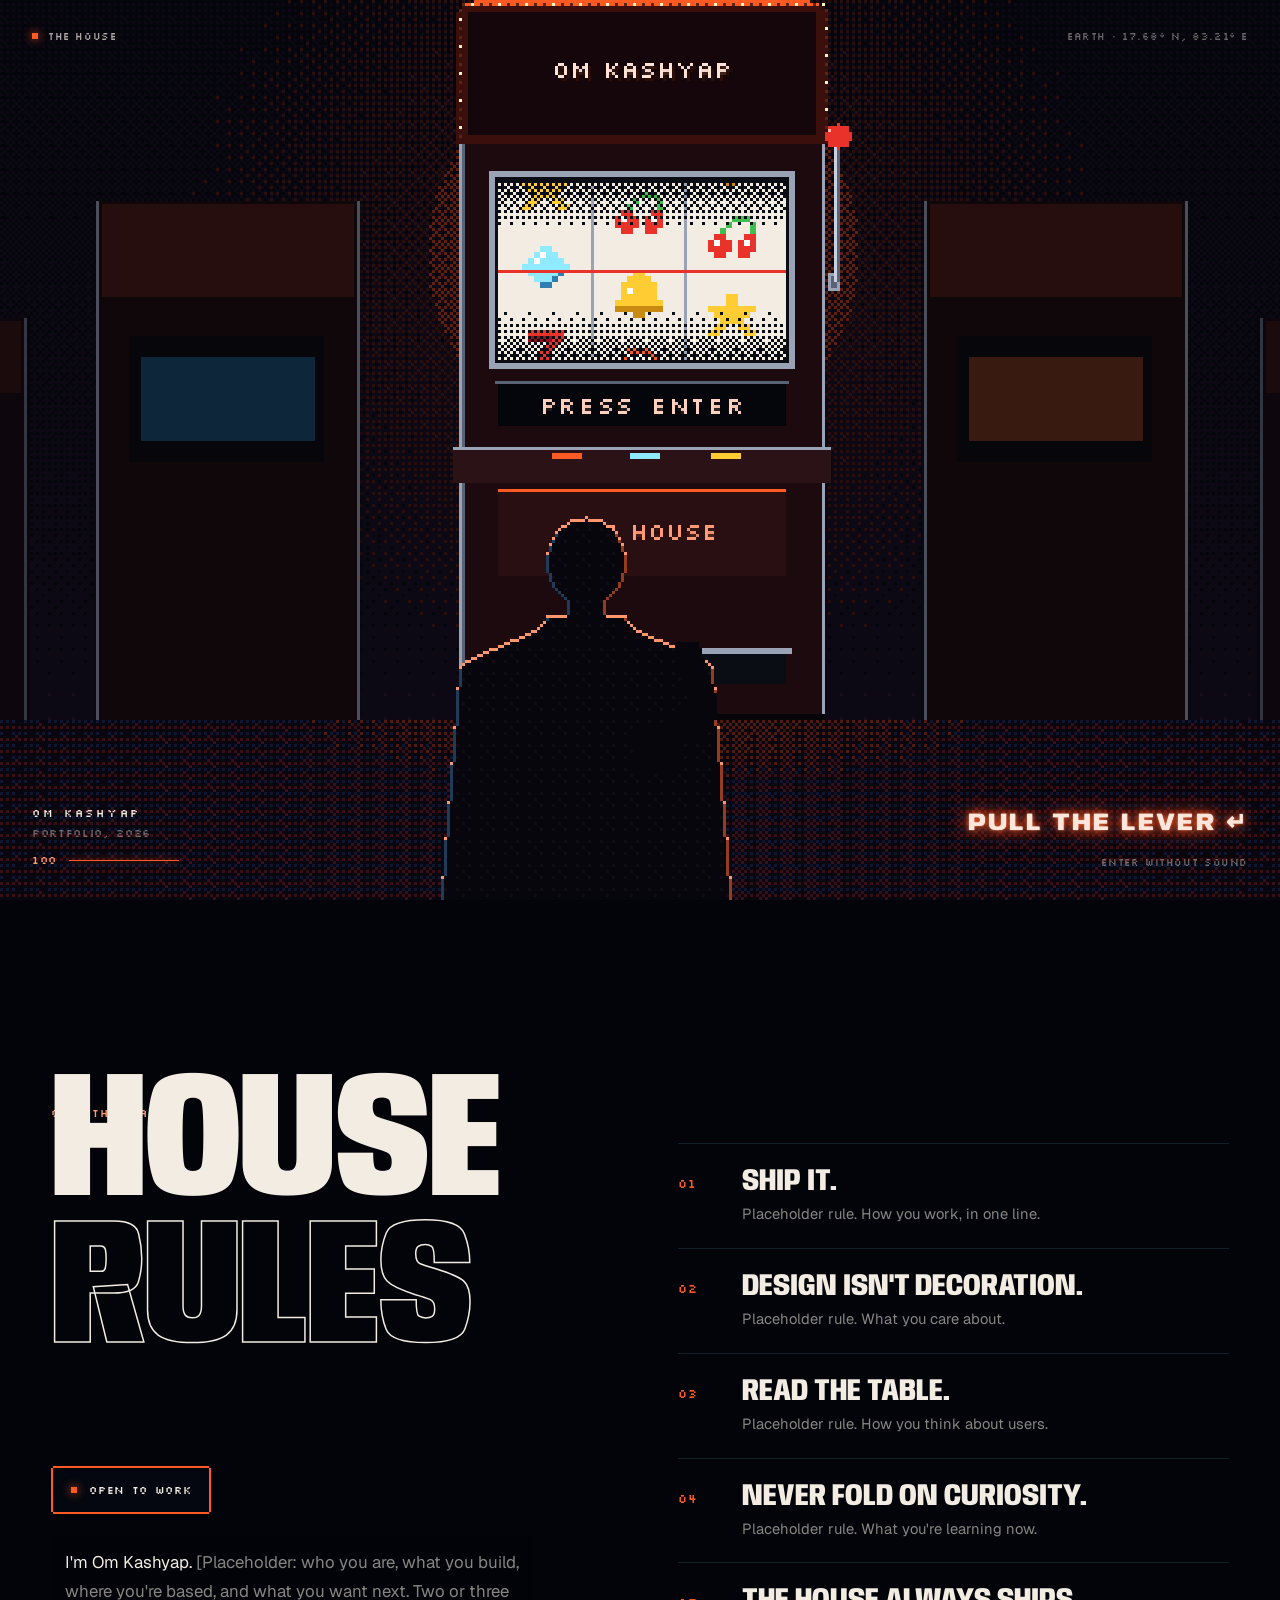
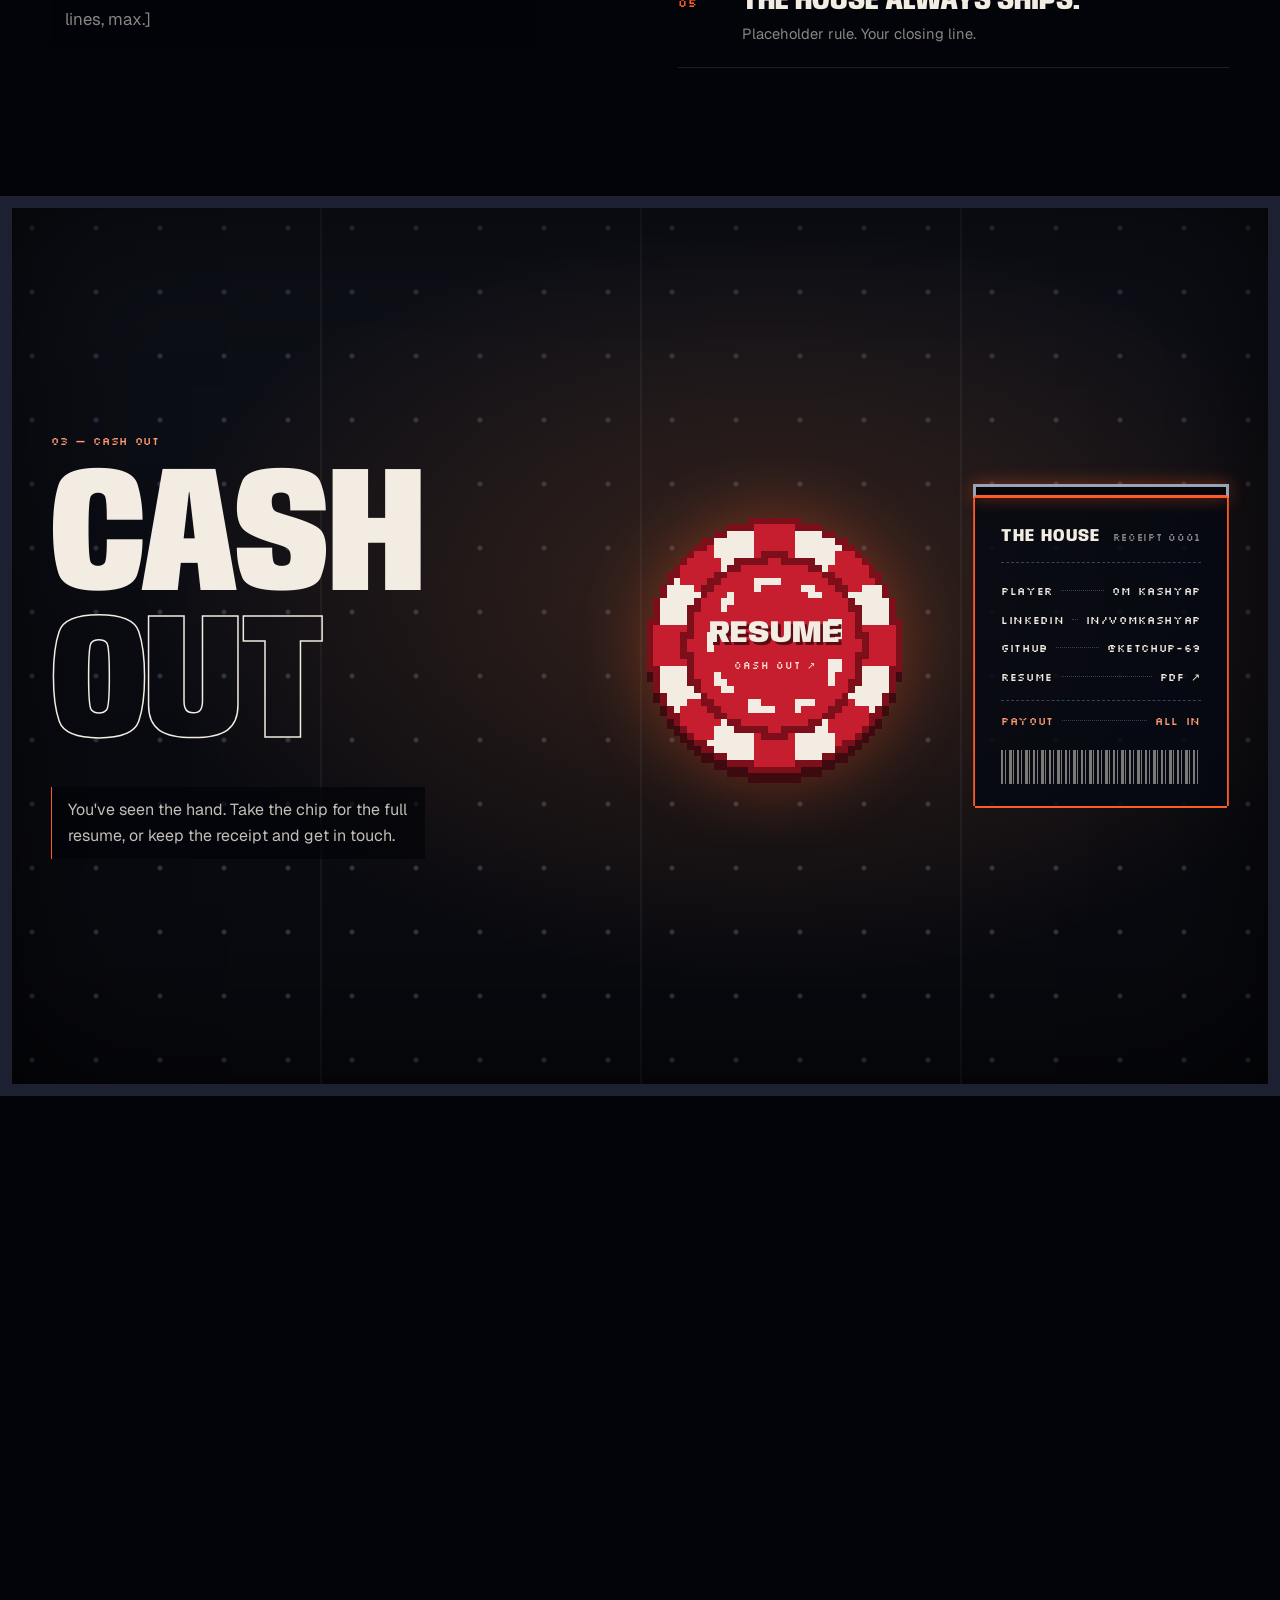
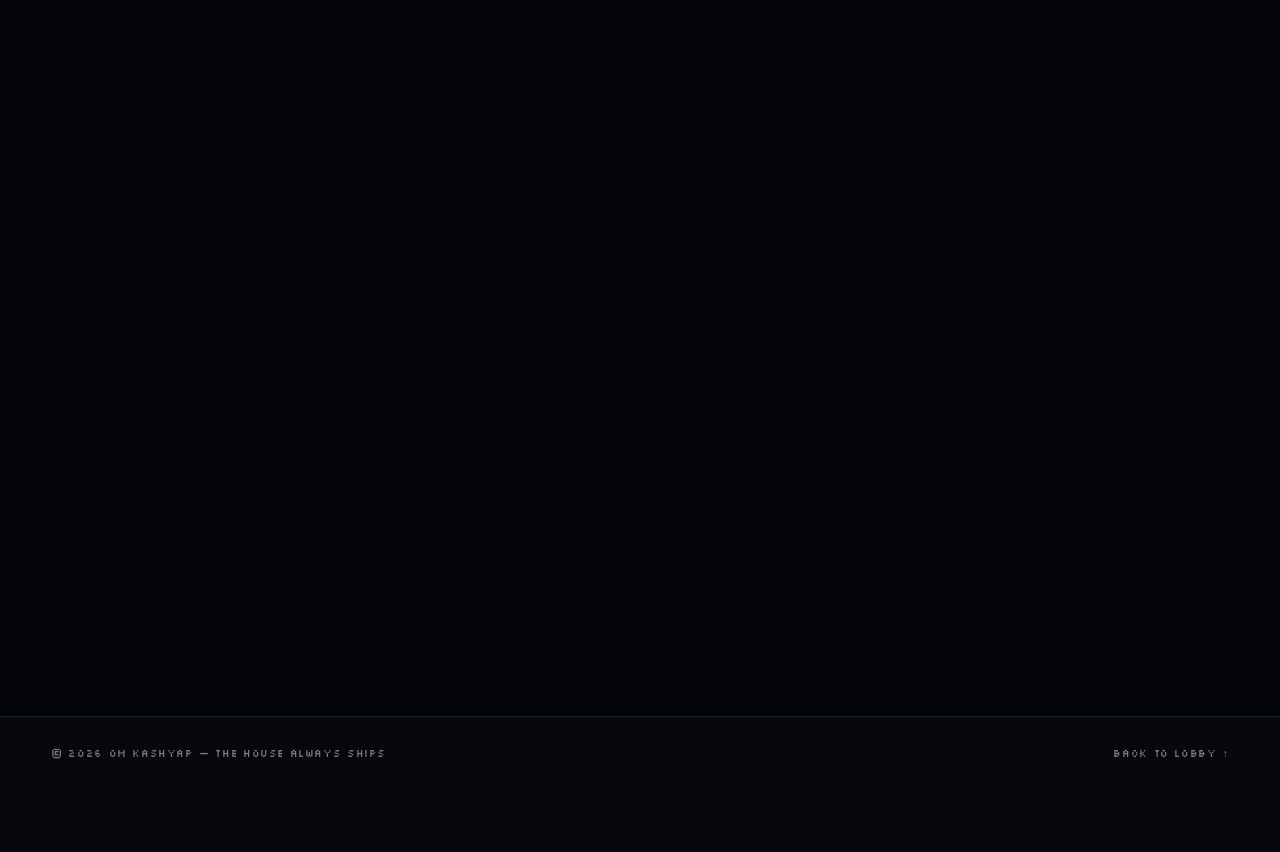
<file: index.html>
<!doctype html>
<html lang="en">
<head>
  <meta charset="utf-8" />
  <meta name="viewport" content="width=device-width, initial-scale=1" />
  <title>Om Kashyap — The House</title>
  <meta name="description" content="Om Kashyap — portfolio. Take a seat at the table." />
  <meta name="theme-color" content="#020409" />
  <meta property="og:title" content="Om Kashyap — The House" />
  <meta property="og:description" content="Take a seat at the table." />
  <link rel="icon" href="data:image/svg+xml,%3Csvg xmlns='http://www.w3.org/2000/svg' viewBox='0 0 32 32'%3E%3Cpath d='M16 2 28 9v14L16 30 4 23V9z' fill='%23020409' stroke='%23FF5A24' stroke-width='2.5'/%3E%3C/svg%3E" />
  <link rel="preconnect" href="https://fonts.googleapis.com" />
  <link rel="preconnect" href="https://fonts.gstatic.com" crossorigin />
  <link href="https://fonts.googleapis.com/css2?family=Anybody:wdth,wght@50..150,400..900&family=Geist:wght@300..700&family=Geist+Mono:wght@400;500&family=Silkscreen&display=swap" rel="stylesheet" />
  <link rel="stylesheet" href="styles.css" />
</head>
<body class="is-locked">
  <canvas id="scene" aria-hidden="true"></canvas>
  <div class="vignette" aria-hidden="true"></div>

  <!-- LOADER: the arcade on earth -->
  <div class="gate" id="gate" role="dialog" aria-label="Loading. Press enter to start">
    <canvas id="gateCanvas" aria-hidden="true"></canvas>
    <div class="g-hud">
      <p class="g-corner g-tl"><span class="g-dot"></span>The House</p>
      <p class="g-corner g-tr">Earth · 17.68° N, 83.21° E</p>
      <div class="g-placard">
        <p class="g-artist">Om Kashyap</p>
        <p class="g-sub">Portfolio, 2026</p>
        <p class="g-load"><span id="gateCount">000</span><span class="g-rule"><i id="gateBar"></i></span></p>
      </div>
      <div class="g-actions" id="gateActions">
        <button class="g-enter" id="gateEnter" type="button">Pull the lever <span aria-hidden="true">↵</span></button>
        <button class="g-silent" id="gateSilent" type="button">Enter without sound</button>
      </div>
    </div>
    <button class="g-skip" id="gateSkip" type="button" hidden>Skip</button>
  </div>

  <!-- CURSOR -->
  <canvas id="trail" aria-hidden="true"></canvas>
  <div class="cursor" id="cursor" aria-hidden="true"><i class="c-ring"></i><i class="c-dot"></i></div>

  <!-- NAV -->
  <header class="nav">
    <a class="brand" href="#lobby" aria-label="Om Kashyap, back to top">
      <svg class="hex" viewBox="0 0 32 32" aria-hidden="true"><path d="M16 2 28 9v14L16 30 4 23V9z" /></svg>
      <span>Om Kashyap</span>
    </a>
    <nav class="nav-links" aria-label="Sections">
      <a href="#rules"><span>01</span>House rules</a>
      <a href="#table"><span>02</span>The table</a>
      <a href="#cashout"><span>03</span>Cash out</a>
    </nav>
    <button class="sfx" id="sndToggle" type="button" aria-pressed="true" aria-label="Toggle interface sounds">
      <span class="sfx-bars" aria-hidden="true"><i></i><i></i><i></i></span>
      <span class="sfx-label">SFX</span>
    </button>
  </header>

  <!-- HUD: chapter -->
  <div class="chapter" aria-hidden="true"><span id="chapterNum">00</span><i></i><span id="chapterName">Lobby</span></div>

  <!-- MUSIC -->
  <aside class="music" id="music" aria-label="Music player">
    <div class="m-panel" id="mPanel" hidden>
      <div class="m-embed" id="mEmbed"></div>
      <ol class="m-list" id="mList"></ol>
    </div>
    <div class="m-bar">
      <button class="m-disc" id="mToggle" type="button" aria-expanded="false" aria-controls="mPanel" aria-label="Open player">
        <canvas class="m-chip" width="12" height="12" data-chip="acc" data-spin="1.2" aria-hidden="true"></canvas>
      </button>
      <a class="m-now" id="mNow" href="#" target="_blank" rel="noopener">
        <span class="m-label" id="mLabel">The House Mix</span>
        <span class="m-track"><span id="mTrack">Track one — Artist</span></span>
      </a>
      <button class="m-skip" id="mNext" type="button" aria-label="Next track">
        <svg viewBox="0 0 16 16" aria-hidden="true"><path d="M3 3l7 5-7 5zM11 3h2v10h-2z" /></svg>
      </button>
    </div>
  </aside>

  <main>
    <!-- 00 LOBBY -->
    <section class="hero" id="lobby" data-chapter="00" data-name="Lobby">
      <p class="label hero-label"><span class="pulse"></span>Portfolio — 2026</p>
      <h1 class="hero-name" aria-label="Om Kashyap">
        <span class="line" data-speed="-0.25"><span class="word w1" data-mouse="38">OM</span></span>
        <span class="line" data-speed="-0.12"><span class="word w2" data-mouse="18">KASHYAP</span></span>
      </h1>
      <div class="hero-foot" data-speed="0.08">
        <p class="hero-sub"><span data-site="title">Developer &amp; builder</span>. I build things and ship them. <span class="muted">[Placeholder line about what you're chasing.]</span></p>
        <div class="hero-cta">
          <a class="btn btn-primary" href="#table">Take a seat</a>
          <a class="btn" href="#" data-resume>Resume ↗</a>
        </div>
      </div>
      <div class="scroll-cue" aria-hidden="true"><i></i>Scroll</div>
    </section>

    <!-- 01 HOUSE RULES -->
    <section class="rules" id="rules" data-chapter="01" data-name="House rules">
      <div class="wrap rules-grid">
        <div class="rules-left">
          <p class="label">01 — The dealer</p>
          <h2 class="section-title" data-speed="-0.08"><span data-skew>HOUSE</span><br /><span class="stroke" data-skew>RULES</span></h2>
          <p class="status"><span class="pulse"></span>Open to work</p>
          <p class="about">I'm Om Kashyap. <span class="muted">[Placeholder: who you are, what you build, where you're based, and what you want next. Two or three lines, max.]</span></p>
        </div>
        <ol class="rule-list">
          <li><span class="num">01</span><div><h3>Ship it.</h3><p>Placeholder rule. How you work, in one line.</p></div></li>
          <li><span class="num">02</span><div><h3>Design isn't decoration.</h3><p>Placeholder rule. What you care about.</p></div></li>
          <li><span class="num">03</span><div><h3>Read the table.</h3><p>Placeholder rule. How you think about users.</p></div></li>
          <li><span class="num">04</span><div><h3>Never fold on curiosity.</h3><p>Placeholder rule. What you're learning now.</p></div></li>
          <li><span class="num">05</span><div><h3>The house always ships.</h3><p>Placeholder rule. Your closing line.</p></div></li>
        </ol>
      </div>

    </section>

    <!-- 02 + 03 THE FLOOR: one continuous camera — walk in, sit at the table (the table IS the page),
         stand, walk the slot corridor, cash out at the cage, through the vault -->
    <section class="floor" id="floor">
      <span class="anchor" id="table" data-chapter="02" data-name="The table"></span>
      <span class="anchor" id="cashout" data-chapter="03" data-name="Cash out"></span>
      <div class="floor-stage" id="floorStage">
        <div class="world" id="world"></div>

        <!-- THE TABLE (a real page, laid on a 3D table) -->
        <div class="plane table-plane" id="tablePlane">
          <div class="felt">
            <svg class="felt-print" viewBox="0 0 1000 260" aria-hidden="true">
              <defs><path id="feltArc" d="M 60 40 Q 500 300 940 40" /></defs>
              <text><textPath href="#feltArc" startOffset="50%" text-anchor="middle">THE HOUSE ALWAYS SHIPS · DEALER STANDS ON 17 · INSURANCE PAYS 2 TO 1</textPath></text>
            </svg>
            <header class="section-head">
              <p class="label">02 — The table</p>
              <h2 class="section-title"><span>THE</span> <span class="stroke">TABLE</span></h2>
              <div class="head-row">
                <p class="hint" id="tableHint"><span class="pulse"></span><span class="hint-text">Hover a card to turn it over.</span></p>
                <div class="table-actions">
                  <button class="btn btn-sm btn-primary" id="dealAll" type="button">Deal all</button>
                  <button class="btn btn-sm" id="reshuffle" type="button">Reshuffle</button>
                </div>
              </div>
            </header>
            <div class="chips" aria-hidden="true">
              <canvas class="pchip-sm" width="16" height="16" data-chip="red" data-spin="0.5" style="--x:3%;--y:30%;--s:64px" data-depth="2.6"></canvas>
              <canvas class="pchip-sm" width="14" height="14" data-chip="navy" data-spin="-0.4" style="--x:6%;--y:78%;--s:52px" data-depth="1.8"></canvas>
              <canvas class="pchip-sm" width="16" height="16" data-chip="acc" data-spin="0.35" style="--x:92%;--y:24%;--s:60px" data-depth="2.2"></canvas>
              <canvas class="pchip-sm" width="12" height="12" data-chip="cyan" data-spin="-0.6" style="--x:90%;--y:82%;--s:46px" data-depth="1.5"></canvas>
            </div>
            <div class="cards" id="cards"></div>
            <div class="spotlight" aria-hidden="true"></div>
            <div class="fullhouse" aria-live="polite"><span>Full house</span></div>
          </div>
        </div>

        <!-- THE CASH-OUT (revealed inside the vault) -->
        <div class="plane cash-plane" id="cashPlane">
          <div class="vault-room" aria-hidden="true"></div>
          <div class="wrap cash-grid" id="cashGrid">
            <div class="cash-copy">
              <p class="label">03 — Cash out</p>
              <h2 class="section-title"><span>CASH</span> <span class="stroke">OUT</span></h2>
              <p class="cash-sub">You've seen the hand. Take the chip for the full resume, or keep the receipt and get in touch.</p>
            </div>
            <a class="pchip" href="#" data-resume aria-label="Open resume">
              <canvas width="40" height="40" data-chip="red" data-spin="0.5" aria-hidden="true"></canvas>
              <span class="pchip-face"><b>Resume</b><small>Cash out ↗</small></span>
            </a>
            <div class="printer">
              <div class="printer-slot" aria-hidden="true"></div>
              <div class="ledger" id="receipt">
                <p class="l-head">The House <span>Receipt 0001</span></p>
                <div class="l-row"><span>Player</span><i></i><span data-site="name">Om Kashyap</span></div>
                <a class="l-row" data-link="linkedin" href="#" target="_blank" rel="noopener"><span>LinkedIn</span><i></i><span data-site="linkedinHandle">in/vomkashyap</span></a>
                <a class="l-row" data-link="github" href="#" target="_blank" rel="noopener"><span>GitHub</span><i></i><span data-site="githubHandle">@Ketchup-69</span></a>
                <a class="l-row" data-link="email" href="#"><span>Email</span><i></i><span class="r-val">—</span></a>
                <a class="l-row" href="#" data-resume><span>Resume</span><i></i><span>PDF ↗</span></a>
                <div class="l-row l-total"><span>Payout</span><i></i><span id="payoutTotal">All in</span></div>
                <div class="barcode" aria-hidden="true"></div>
              </div>
            </div>
          </div>
        </div>

        <canvas class="fx" id="fx" aria-hidden="true"></canvas>
        <div class="flash" id="flash" aria-hidden="true"></div>
        <div class="cine-cap" id="cap"><span class="label" id="capLabel">02 — The table</span><b id="capText">Pull up a chair</b></div>
      </div>
    </section>
  </main>

  <footer class="footer wrap">
    <span>© <span id="year">2026</span> Om Kashyap — the house always ships</span>
    <a href="#lobby">Back to lobby ↑</a>
  </footer>

  <script src="data.js"></script>
  <script src="main.js"></script>
</body>
</html>
</file>
<file: styles.css>
/* ==========================================================
   THE HOUSE — Om Kashyap
   Grid edition: black, light, precision.
   ========================================================== */

:root {
  --void: #020409;
  --deep: #050a16;
  --panel: rgba(7, 12, 24, 0.72);
  --line: rgba(150, 225, 255, 0.13);
  --line-2: rgba(150, 225, 255, 0.28);
  --cyan: #8fe9ff;
  --accent: #ff5a24;
  --accent-soft: #ff9a74;
  --accent-deep: #a3300f;
  --accent-glow: rgba(255, 90, 36, 0.45);
  --ivory: #f2ece2;
  --muted: rgba(242, 236, 226, 0.56);
  --ink: #0b0d14;
  --red: #c61e2e;

  --display: "Anybody", "Arial Narrow", Impact, sans-serif;
  --sans: "Geist", "Helvetica Neue", Arial, sans-serif;
  --mono: "Geist Mono", ui-monospace, "SFMono-Regular", Menlo, monospace;

  --gutter: clamp(16px, 4vw, 56px);
  --ease-out: cubic-bezier(0.16, 1, 0.3, 1);
  --ease-back: cubic-bezier(0.34, 1.56, 0.64, 1);

  color-scheme: dark;
}

*, *::before, *::after { box-sizing: border-box; }
html, body { overflow-x: clip; }
html { scroll-behavior: auto; }
body {
  margin: 0;
  background: var(--void);
  color: var(--ivory);
  font-family: var(--sans);
  font-size: 16px;
  line-height: 1.6;
  -webkit-font-smoothing: antialiased;
}
body.is-locked { overflow: hidden; }
a { color: inherit; }
button { font: inherit; color: inherit; }
::selection { background: var(--accent); color: var(--void); }
:focus-visible { outline: 1px solid var(--accent); outline-offset: 4px; }

.wrap { width: 100%; max-width: 1360px; margin-inline: auto; padding-inline: var(--gutter); }
.muted { color: var(--muted); }
.label {
  margin: 0 0 1.1rem;
  font-family: var(--mono);
  font-size: 0.72rem;
  letter-spacing: 0.18em;
  text-transform: uppercase;
  color: var(--accent-soft);
}
.pulse { position: relative; display: inline-block; width: 6px; height: 6px; border-radius: 50%; background: var(--accent); box-shadow: 0 0 10px var(--accent); }
.pulse::after { content: ""; position: absolute; inset: -5px; border-radius: 50%; border: 1px solid var(--accent); opacity: 0; animation: ping 2.4s var(--ease-out) infinite; }
@keyframes ping { 0% { transform: scale(0.4); opacity: 0.9; } 100% { transform: scale(1.8); opacity: 0; } }

/* ---------- Scene ---------- */
#scene { position: fixed; inset: 0; width: 100vw; height: 100vh; z-index: 0; pointer-events: none; }
.vignette {
  position: fixed; inset: 0; z-index: 1; pointer-events: none;
  background: radial-gradient(130% 100% at 50% 45%, transparent 60%, rgba(2, 4, 9, 0.7) 100%);
}
main, .footer { position: relative; z-index: 2; }

/* ---------- Loader ---------- */
.gate { position: fixed; inset: 0; z-index: 100; background: #04050b; font-family: var(--mono); font-size: 0.7rem; letter-spacing: 0.06em; color: rgba(242, 236, 226, 0.7); }
.gate.is-flying { background: transparent; }
#gateCanvas { position: absolute; top: 0; left: 0; image-rendering: pixelated; image-rendering: crisp-edges; }
.g-hud { position: absolute; inset: 0; pointer-events: none; transition: opacity 0.4s; }
.gate.is-flying .g-hud { opacity: 0; }
.g-corner { position: absolute; top: 28px; margin: 0; text-transform: uppercase; letter-spacing: 0.22em; font-size: 0.64rem; display: flex; align-items: center; gap: 10px; }
.g-tl { left: 32px; }
.g-tr { right: 32px; color: rgba(242, 236, 226, 0.42); }
.g-dot { width: 6px; height: 6px; background: var(--accent); box-shadow: 0 0 10px var(--accent); }
.g-placard { position: absolute; left: 32px; bottom: 30px; line-height: 1.75; }
.g-placard p { margin: 0; }
.g-artist { color: var(--ivory); letter-spacing: 0.24em; text-transform: uppercase; }
.g-sub { color: rgba(242, 236, 226, 0.42); }
.g-load { display: flex; align-items: center; gap: 12px; margin-top: 8px !important; font-variant-numeric: tabular-nums; color: var(--accent-soft); }
.g-rule { position: relative; width: 110px; height: 1px; background: rgba(242, 236, 226, 0.14); }
.g-rule i { position: absolute; inset: 0 auto 0 0; width: 0; background: var(--accent); box-shadow: 0 0 8px var(--accent); }
.g-actions { position: absolute; right: 32px; bottom: 30px; display: flex; flex-direction: column; align-items: flex-end; gap: 10px; opacity: 0; transform: translateY(8px); transition: opacity 0.8s var(--ease-out), transform 0.8s var(--ease-out); }
.gate.is-ready .g-actions { opacity: 1; transform: none; pointer-events: auto; }
.g-enter, .g-silent, .g-skip { background: none; border: 0; padding: 0; cursor: pointer; text-transform: uppercase; }
.g-enter {
  font-family: var(--display); font-stretch: 110%; font-weight: 800; font-size: 1.5rem; letter-spacing: 0.1em;
  color: #ffe6db;
  text-shadow: 0 0 1px #fff, 0 0 6px var(--accent), 0 0 18px var(--accent), 0 0 36px var(--accent-glow);
  animation: hum 3.2s steps(1) infinite;
}
.g-silent { font-family: var(--mono); font-size: 0.64rem; letter-spacing: 0.2em; color: rgba(242, 236, 226, 0.42); }
.g-silent:hover { color: var(--ivory); }
.g-skip { position: absolute; right: 32px; bottom: 30px; font-family: var(--mono); font-size: 0.64rem; letter-spacing: 0.22em; color: rgba(242, 236, 226, 0.5); z-index: 2; }
.g-skip:hover { color: var(--ivory); }
@keyframes hum { 0%, 46%, 50%, 100% { opacity: 1; } 48% { opacity: 0.55; } }
@media (max-width: 640px) {
  .g-corner { top: 22px; }
  .g-tl, .g-placard { left: 22px; }
  .g-tr { display: none; }
  .g-actions { right: 22px; bottom: 24px; }
  .g-placard { bottom: 24px; }
  .g-enter { font-size: 1.15rem; }
}

/* ---------- Cursor ---------- */
.cursor, #trail { display: none; }
html.has-cursor, html.has-cursor * { cursor: none !important; }
html.has-cursor .cursor, html.has-cursor #trail { display: block; }
#trail { position: fixed; inset: 0; width: 100vw; height: 100vh; z-index: 300; pointer-events: none; }
.cursor { position: fixed; top: 0; left: 0; z-index: 301; pointer-events: none; will-change: transform; }
.c-ring, .c-dot { position: absolute; left: 0; top: 0; }
.c-ring {
  width: 18px; height: 18px; margin: -9px 0 0 -9px;
  border: 1.5px solid var(--accent);
  transform: rotate(45deg);
  box-shadow: 0 0 10px var(--accent-glow), inset 0 0 6px var(--accent-glow);
  transition: width 0.3s var(--ease-out), height 0.3s var(--ease-out), margin 0.3s var(--ease-out), transform 0.3s var(--ease-out), border-color 0.3s;
}
.c-dot { width: 4px; height: 4px; margin: -2px 0 0 -2px; background: #fff; border-radius: 50%; box-shadow: 0 0 8px var(--accent); }
.cursor.is-hover .c-ring { width: 40px; height: 40px; margin: -20px 0 0 -20px; transform: rotate(0deg); border-color: var(--cyan); box-shadow: 0 0 12px rgba(143, 233, 255, 0.4), inset 0 0 8px rgba(143, 233, 255, 0.25); }
.cursor.is-down .c-ring { transform: rotate(45deg) scale(0.6); }
.cursor.is-hidden { opacity: 0; }

/* ---------- Nav ---------- */
.nav {
  position: fixed; top: 0; left: 0; right: 0; z-index: 50;
  display: flex; align-items: center; justify-content: space-between; gap: 16px;
  padding: 20px var(--gutter) 30px;
  background: linear-gradient(to bottom, rgba(2, 4, 9, 0.88), rgba(2, 4, 9, 0));
}
.brand { display: inline-flex; align-items: center; gap: 12px; text-decoration: none; font-weight: 500; font-size: 0.92rem; letter-spacing: 0.01em; }
.hex { width: 26px; height: 26px; fill: none; stroke: var(--accent); stroke-width: 2; filter: drop-shadow(0 0 6px var(--accent-glow)); }
.nav-links { display: flex; gap: clamp(16px, 3vw, 40px); }
.nav-links a, .sfx {
  font-family: var(--mono); font-size: 0.7rem; letter-spacing: 0.14em; text-transform: uppercase; text-decoration: none;
  color: rgba(242, 236, 226, 0.7); transition: color 0.2s;
}
.nav-links a span { color: var(--accent); margin-right: 8px; }
.nav-links a:hover { color: #fff; }
.sfx { display: inline-flex; align-items: center; gap: 8px; padding: 7px 11px; background: rgba(2, 4, 9, 0.5); border: 1px solid var(--line-2); cursor: pointer; }
.sfx:hover { border-color: var(--accent); color: #fff; }
.sfx-bars { display: inline-flex; align-items: flex-end; gap: 2px; height: 10px; }
.sfx-bars i { width: 2px; height: 3px; background: var(--accent); }
.sfx[aria-pressed="true"] .sfx-bars i { animation: eq 0.9s ease-in-out infinite; }
.sfx[aria-pressed="true"] .sfx-bars i:nth-child(2) { animation-delay: -0.3s; }
.sfx[aria-pressed="true"] .sfx-bars i:nth-child(3) { animation-delay: -0.6s; }
@keyframes eq { 0%, 100% { height: 3px; } 50% { height: 10px; } }
@media (max-width: 760px) { .nav-links { display: none; } }

/* chapter HUD */
.chapter {
  position: fixed; right: var(--gutter); bottom: 24px; z-index: 40;
  display: flex; align-items: center; gap: 12px;
  font-family: var(--mono); font-size: 0.66rem; letter-spacing: 0.18em; text-transform: uppercase; color: rgba(242, 236, 226, 0.6);
  opacity: 0; transition: opacity 0.6s;
}
body.is-in .chapter { opacity: 1; }
.chapter span:first-child { color: var(--accent); }
.chapter i { width: 36px; height: 1px; background: var(--line-2); }
@media (max-width: 640px) { .chapter { display: none; } }

/* ---------- Music ---------- */
.music { position: fixed; left: var(--gutter); bottom: 20px; z-index: 60; font-family: var(--mono); opacity: 0; transform: translateY(10px); transition: opacity 0.6s 0.4s, transform 0.6s 0.4s var(--ease-out); }
body.is-in .music { opacity: 1; transform: none; }
.m-bar, .m-panel {
  background: rgba(5, 9, 18, 0.94);
  border: 1px solid var(--line-2);
}
.m-bar { display: flex; align-items: center; gap: 12px; width: 280px; padding: 6px 8px 6px 6px; border-radius: 999px; }
.m-disc { flex: none; width: 38px; height: 38px; padding: 0; border: 0; border-radius: 50%; background: none; cursor: pointer; }
.m-vinyl {
  display: block; width: 100%; height: 100%; border-radius: 50%;
  background:
    radial-gradient(circle, var(--accent) 0 3px, #120806 3.5px 7px, var(--accent) 7.5px 9px, transparent 9.5px),
    repeating-radial-gradient(circle, #0c0e14 0 1.5px, #191c25 1.5px 2.5px);
  box-shadow: 0 0 0 1px var(--line-2), 0 0 14px rgba(255, 90, 36, 0.25);
  animation: spin 3.2s linear infinite; animation-play-state: paused;
}
.music.is-playing .m-vinyl, .m-disc:hover .m-vinyl { animation-play-state: running; }
.m-now { flex: 1; min-width: 0; display: flex; flex-direction: column; text-decoration: none; line-height: 1.35; }
.m-label { font-size: 0.6rem; letter-spacing: 0.18em; text-transform: uppercase; color: var(--accent-soft); }
.m-track { overflow: hidden; white-space: nowrap; font-family: var(--sans); font-size: 0.8rem; color: var(--ivory); -webkit-mask-image: linear-gradient(to right, #000 85%, transparent); mask-image: linear-gradient(to right, #000 85%, transparent); }
.m-track span { display: inline-block; }
.m-now:hover .m-track span { animation: marquee 6s linear infinite; }
@keyframes marquee { 0%, 15% { transform: translateX(0); } 85%, 100% { transform: translateX(min(0px, calc(-100% + 160px))); } }
.m-skip { flex: none; width: 30px; height: 30px; display: grid; place-items: center; border: 1px solid var(--line); border-radius: 50%; background: none; cursor: pointer; transition: border-color 0.2s; }
.m-skip svg { width: 11px; height: 11px; fill: var(--ivory); }
.m-skip:hover { border-color: var(--accent); }
.m-panel { position: absolute; left: 0; bottom: calc(100% + 10px); width: 320px; padding: 14px; border-radius: 16px; }
.m-panel[hidden] { display: none; }
.m-embed iframe { display: block; width: 100%; height: 175px; border: 0; border-radius: 10px; }
.m-empty { margin: 0 0 12px; padding: 14px; border: 1px dashed var(--line-2); border-radius: 10px; font-size: 0.68rem; letter-spacing: 0.06em; line-height: 1.6; color: var(--muted); }
.m-list { list-style: none; margin: 10px 0 0; padding: 0; counter-reset: t; }
.m-list a { display: flex; align-items: baseline; gap: 12px; padding: 8px 6px; border-radius: 8px; text-decoration: none; font-family: var(--sans); font-size: 0.82rem; }
.m-list a::before { counter-increment: t; content: counter(t, decimal-leading-zero); font-family: var(--mono); font-size: 0.62rem; color: var(--accent); }
.m-list a small { margin-left: auto; font-family: var(--mono); font-size: 0.62rem; color: var(--muted); }
.m-list a:hover, .m-list a.is-current { background: rgba(255, 90, 36, 0.1); }
@media (max-width: 640px) { .music { left: 12px; bottom: 12px; } .m-bar { width: 230px; } .m-panel { width: calc(100vw - 24px); } }

/* ---------- Buttons ---------- */
.btn {
  position: relative; display: inline-flex; align-items: center; gap: 10px;
  padding: 15px 24px;
  font-family: var(--mono); font-size: 0.74rem; letter-spacing: 0.16em; text-transform: uppercase; text-decoration: none;
  color: var(--ivory); background: rgba(2, 4, 9, 0.45);
  border: 1px solid var(--line-2); cursor: pointer;
  transition: border-color 0.25s, color 0.25s, box-shadow 0.25s, background 0.25s;
}
.btn::before, .btn::after { content: ""; position: absolute; width: 8px; height: 8px; border: 0 solid var(--accent); transition: width 0.3s var(--ease-out), height 0.3s var(--ease-out); }
.btn::before { top: -1px; left: -1px; border-top-width: 1px; border-left-width: 1px; }
.btn::after { bottom: -1px; right: -1px; border-bottom-width: 1px; border-right-width: 1px; }
.btn:hover { border-color: rgba(255, 90, 36, 0.6); color: #fff; box-shadow: 0 0 24px rgba(255, 90, 36, 0.18), inset 0 0 18px rgba(255, 90, 36, 0.08); }
.btn:hover::before, .btn:hover::after { width: 16px; height: 16px; }
.btn-primary { background: var(--accent); border-color: var(--accent); color: var(--void); font-weight: 500; box-shadow: 0 0 28px rgba(255, 90, 36, 0.35); }
.btn-primary::before, .btn-primary::after { border-color: #ffd2c2; }
.btn-primary:hover { background: #ff7040; color: var(--void); box-shadow: 0 0 40px rgba(255, 90, 36, 0.55); }
.btn-sm { padding: 11px 16px; font-size: 0.66rem; }

/* ---------- Hero ---------- */
.hero {
  position: relative; min-height: 100vh; min-height: 100svh;
  display: flex; flex-direction: column; justify-content: center;
  padding: 110px var(--gutter) 90px; max-width: 1600px; margin-inline: auto;
}
.hero-label { display: inline-flex; align-items: center; gap: 12px; }
.hero-name { margin: 0; font-family: var(--display); font-weight: 900; font-size: clamp(4.5rem, 15.5vw, 17rem); line-height: 0.8; letter-spacing: -0.02em; text-transform: uppercase; }
.hero-name .line { display: block; overflow: hidden; padding: 0.1em 0.1em 0.08em 0.05em; margin: -0.08em -0.1em 0 0; }
body.is-settled .hero-name .line { overflow: visible; }
.hero-name .line:nth-child(2) { text-align: right; margin-top: -0.04em; }
.hero-name .word { display: inline-block; will-change: transform; }
.hero-name .w1 { font-stretch: var(--wd1, 135%); color: var(--ivory); text-shadow: 0 0 0.35em rgba(255, 90, 36, 0.16); }
.hero-name .w2 {
  font-stretch: var(--wd2, 68%);
  color: rgba(255, 90, 36, 0.08);
  -webkit-text-stroke: max(2px, 0.014em) #ffe0d4;
  filter: drop-shadow(0 0 1px #fff2ec) drop-shadow(0 0 5px rgba(255, 90, 36, 1)) drop-shadow(0 0 16px rgba(255, 80, 30, 0.75)) drop-shadow(0 0 40px rgba(240, 60, 20, 0.45));
  animation: neon-hum 7s steps(1) infinite;
}
@keyframes neon-hum { 0%, 61%, 63.5%, 66%, 100% { opacity: 1; } 62% { opacity: 0.35; } 65% { opacity: 0.7; } }
.hero-foot { display: flex; flex-wrap: wrap; align-items: flex-end; justify-content: space-between; gap: 28px; margin-top: clamp(28px, 4vw, 52px); }
.hero-sub { max-width: 40ch; margin: 0; padding: 10px 14px 10px 16px; background: rgba(2, 4, 9, 0.66); border-left: 1px solid var(--accent); font-size: 1rem; color: rgba(242, 236, 226, 0.86); }
.hero-cta { display: flex; align-items: center; gap: 14px; flex-wrap: wrap; }
.scroll-cue { position: absolute; left: 50%; bottom: 26px; transform: translateX(-50%); display: flex; flex-direction: column; align-items: center; gap: 10px; font-family: var(--mono); font-size: 0.62rem; letter-spacing: 0.24em; text-transform: uppercase; color: rgba(242, 236, 226, 0.5); }
.scroll-cue i { position: relative; width: 1px; height: 38px; background: var(--line); overflow: hidden; }
.scroll-cue i::after { content: ""; position: absolute; left: 0; top: -40%; width: 1px; height: 40%; background: var(--accent); box-shadow: 0 0 6px var(--accent); animation: drip 1.8s var(--ease-out) infinite; }
@keyframes drip { to { top: 100%; } }

/* entrance */
.hero .word { transform: translateY(110%); }
.hero-label, .hero-foot, .scroll-cue { opacity: 0; }
body.is-in .hero .word { transform: none; transition: transform 1.2s var(--ease-out); }
body.is-in .hero .w2 { transition-delay: 0.12s; animation: neon-on 1.4s 0.8s steps(1) both, neon-hum 7s 2.2s steps(1) infinite; }
body.is-in .hero-label, body.is-in .hero-foot, body.is-in .scroll-cue { opacity: 1; transition: opacity 0.9s 0.5s; }
@keyframes neon-on { 0%, 9%, 15%, 27% { opacity: 0.08; } 8%, 14%, 22%, 32%, 100% { opacity: 1; } }

/* ---------- Section titles ---------- */
.section-title { margin: 0; font-family: var(--display); font-stretch: 72%; font-weight: 900; font-size: clamp(4.2rem, 14vw, 13rem); line-height: 0.82; text-transform: uppercase; letter-spacing: -0.01em; will-change: transform; }
.section-title span { display: inline-block; will-change: transform; }
.stroke { color: transparent; -webkit-text-stroke: max(1.5px, 0.008em) var(--ivory); }

/* ---------- Rules ---------- */
.rules { position: relative; padding: clamp(120px, 16vw, 220px) 0 clamp(80px, 10vw, 140px); }
.rules-grid { display: grid; grid-template-columns: 1fr 1fr; gap: clamp(40px, 6vw, 96px); align-items: start; }
.status { display: inline-flex; align-items: center; gap: 12px; margin: 2rem 0 1.4rem; padding: 9px 14px; border: 1px solid rgba(255, 90, 36, 0.45); background: rgba(255, 90, 36, 0.06); font-family: var(--mono); font-size: 0.7rem; letter-spacing: 0.16em; text-transform: uppercase; }
.about { max-width: 44ch; margin: 0; padding: 12px 14px; background: rgba(2, 4, 9, 0.6); font-size: 1.05rem; line-height: 1.7; }
.rule-list { list-style: none; margin: clamp(0px, 3vw, 48px) 0 0; padding: 0; border-top: 1px solid var(--line); }
.rule-list li { display: grid; grid-template-columns: 52px 1fr; gap: 12px; padding: 22px 0; border-bottom: 1px solid var(--line); transition: background 0.3s; }
.rule-list .num { font-family: var(--mono); font-size: 0.72rem; color: var(--accent); padding-top: 9px; transition: text-shadow 0.3s; }
.rule-list h3 { margin: 0 0 4px; font-family: var(--display); font-stretch: 80%; font-weight: 800; font-size: clamp(1.6rem, 2.4vw, 2.2rem); line-height: 1.05; text-transform: uppercase; transition: transform 0.4s var(--ease-out); }
.rule-list p { margin: 0; font-size: 0.92rem; color: var(--muted); }
.rule-list li:hover .num { text-shadow: 0 0 10px var(--accent); }
.rule-list li:hover h3 { transform: translateX(8px); }

/* ---------- Table ---------- *//* ---------- Table ---------- */
.table { position: relative; padding: 0; }

.felt {
  position: relative; max-width: 1480px; margin: 0 auto;
  padding: clamp(80px, 10vw, 130px) 0 clamp(110px, 12vw, 170px);
  border-radius: clamp(24px, 4vw, 60px);
  background:
    radial-gradient(70% 55% at 50% 42%, rgba(70, 140, 255, 0.22), transparent 70%),
    linear-gradient(rgba(143, 233, 255, 0.04) 1px, transparent 1px) 0 0 / 56px 56px,
    linear-gradient(90deg, rgba(143, 233, 255, 0.04) 1px, transparent 1px) 0 0 / 56px 56px,
    #08122b;
  border: 1px solid rgba(255, 90, 36, 0.55);
  box-shadow: 0 0 0 6px rgba(2, 4, 9, 0.9), 0 0 0 7px rgba(143, 233, 255, 0.18), 0 0 60px rgba(255, 90, 36, 0.18), 0 60px 120px rgba(0, 0, 0, 0.6), inset 0 0 80px rgba(0, 0, 0, 0.55);
  overflow: hidden;
}
.felt-print { position: absolute; left: 50%; bottom: 3%; width: min(1100px, 96%); transform: translateX(-50%); pointer-events: none; }
.felt-print text { font-family: var(--mono); font-size: 18px; letter-spacing: 5px; fill: rgba(143, 233, 255, 0.2); }
.section-head { position: relative; z-index: 7; margin-bottom: clamp(48px, 7vw, 96px); }
.hint { display: inline-flex; align-items: center; gap: 12px; margin: 1.6rem 0 0; font-family: var(--mono); font-size: 0.72rem; letter-spacing: 0.1em; text-transform: uppercase; color: rgba(242, 236, 226, 0.8); }
.table-actions { display: flex; gap: 12px; margin-top: 1.4rem; }

.discs { position: absolute; inset: 0; pointer-events: none; z-index: 2; }
.disc {
  --c: var(--accent);
  position: absolute; left: var(--x); top: var(--y); width: var(--s); height: var(--s); border-radius: 50%;
  background: radial-gradient(circle, #0b1020 0 44%, transparent 45%), radial-gradient(circle, transparent 0 58%, #0b1020 59% 70%, transparent 71%), #05070e;
  box-shadow: 0 0 0 1.5px var(--c), inset 0 0 0 1.5px var(--c), 0 0 18px var(--c), 0 20px 30px rgba(0, 0, 0, 0.6);
  transform: translate3d(var(--px, 0), var(--py, 0), 0) rotate(var(--r, 0deg));
  will-change: transform;
}
.disc::after { content: ""; position: absolute; inset: 30%; border-radius: 50%; border: 1px solid var(--c); box-shadow: 0 0 8px var(--c); }
.disc.d-cyan { --c: var(--cyan); }

.cards { position: relative; z-index: 3; display: grid; grid-template-columns: repeat(3, 1fr); gap: clamp(64px, 8vw, 120px) clamp(20px, 3vw, 48px); justify-items: center; perspective: 1600px; }
.card { --rot: 0deg; --off: 0px; position: relative; width: min(100%, 320px); aspect-ratio: 5 / 7; transform: translate3d(var(--px, 0), calc(var(--off) + var(--py, 0px)), 0) rotate(var(--rot)); will-change: transform; outline: none; cursor: pointer; }
.card-tilt { position: absolute; inset: 0; transform-style: preserve-3d; transform: rotateX(var(--rx, 0deg)) rotateY(var(--ry, 0deg)); transition: transform 0.25s var(--ease-out); }
.card-inner { position: absolute; inset: 0; transform-style: preserve-3d; transition: transform 0.85s var(--ease-back); }
.card.is-dealt .card-inner { transform: rotateY(180deg); }
.card-face { position: absolute; inset: 0; border-radius: 14px; backface-visibility: hidden; -webkit-backface-visibility: hidden; overflow: hidden; box-shadow: 0 24px 40px rgba(0, 0, 0, 0.55), 0 6px 12px rgba(0, 0, 0, 0.4); }
.card-back {
  display: grid; place-items: center;
  background:
    linear-gradient(rgba(143, 233, 255, 0.06) 1px, transparent 1px) 0 0 / 14px 14px,
    linear-gradient(90deg, rgba(143, 233, 255, 0.06) 1px, transparent 1px) 0 0 / 14px 14px,
    radial-gradient(circle at 50% 45%, #0f1a36, #060a16 75%);
  box-shadow: inset 0 0 0 10px #060a16, inset 0 0 0 11px rgba(255, 90, 36, 0.8), inset 0 0 26px rgba(255, 90, 36, 0.2), 0 24px 40px rgba(0, 0, 0, 0.55);
}
.card-back::before { content: ""; position: absolute; inset: -50%; background: linear-gradient(115deg, transparent 42%, rgba(255, 255, 255, 0.1) 50%, transparent 58%); transform: translateX(-60%); transition: transform 0.9s var(--ease-out); }
.card:hover .card-back::before, .card:focus-visible .card-back::before { transform: translateX(60%); }
.back-emblem { position: relative; width: 44%; aspect-ratio: 1; display: grid; place-items: center; }
.back-emblem svg { position: absolute; inset: 0; width: 100%; height: 100%; fill: rgba(6, 10, 22, 0.9); stroke: var(--accent); stroke-width: 1.2; filter: drop-shadow(0 0 6px var(--accent-glow)); }
.back-emblem span { position: relative; font-family: var(--display); font-stretch: 100%; font-weight: 800; font-size: clamp(1.4rem, 2.4vw, 2rem); color: var(--ivory); letter-spacing: 0.04em; }
.back-no { position: absolute; bottom: 24px; left: 0; right: 0; text-align: center; font-family: var(--mono); font-size: 0.6rem; letter-spacing: 0.24em; color: var(--accent-soft); }
.card-front {
  --suit: var(--ink);
  transform: rotateY(180deg); color: var(--ink);
  background: linear-gradient(160deg, #fbf7f0, var(--ivory) 60%, #e5ddd0);
  display: flex; flex-direction: column; padding: 18px 20px;
}
.card[data-suit="heart"] .card-front, .card[data-suit="diamond"] .card-front { --suit: var(--red); }
.card-front .corner { position: absolute; display: flex; flex-direction: column; align-items: center; gap: 4px; color: var(--suit); line-height: 1; }
.card-front .corner.tl { top: 14px; left: 14px; }
.card-front .corner.br { bottom: 14px; right: 14px; transform: rotate(180deg); }
.corner .rank { font-family: var(--display); font-stretch: 80%; font-weight: 900; font-size: 1.8rem; }
.suit-svg { display: block; width: 16px; height: 16px; fill: currentColor; shape-rendering: crispEdges; }
.card-front .watermark { position: absolute; right: 8%; bottom: 16%; width: 34%; height: auto; color: var(--suit); opacity: 0.08; }
.card-body { position: relative; margin: 50px 6px 0 8px; display: flex; flex-direction: column; gap: 10px; flex: 1; min-height: 0; }
.card-num { margin: 0; font-family: var(--mono); font-size: 0.6rem; letter-spacing: 0.18em; text-transform: uppercase; color: var(--suit); }
.card-body h3 { margin: 0; font-family: var(--display); font-stretch: 78%; font-weight: 900; font-size: clamp(1.8rem, 2.5vw, 2.3rem); line-height: 0.92; text-transform: uppercase; }
.card-body p.blurb { margin: 0; font-size: 0.84rem; line-height: 1.45; color: rgba(11, 13, 20, 0.75); }
.stack { list-style: none; display: flex; flex-wrap: wrap; gap: 6px; margin: 2px 0 0; padding: 0; }
.stack li { font-family: var(--mono); font-size: 0.6rem; letter-spacing: 0.06em; text-transform: uppercase; padding: 4px 7px 3px; border: 1px solid rgba(11, 13, 20, 0.5); }
.card-links { position: relative; display: flex; gap: 8px; margin: 0 44px 0 8px; }
.card-links a { font-family: var(--mono); font-size: 0.62rem; letter-spacing: 0.12em; text-decoration: none; text-transform: uppercase; padding: 8px 10px 7px; background: var(--ink); color: var(--ivory); transition: background 0.15s; }
.card-links a:hover { background: var(--suit); }
.card.is-dealt .card-front { box-shadow: 0 30px 50px rgba(0, 0, 0, 0.6), 0 0 40px rgba(255, 90, 36, 0.18); }

.spotlight {
  --sx: 50%; --sy: 30%; --r: 260px; --dark: 0.55;
  position: absolute; inset: 0; z-index: 5; pointer-events: none;
  background:
    radial-gradient(circle var(--r) at var(--sx) var(--sy), rgba(255, 140, 100, 0.07), transparent 100%),
    radial-gradient(circle at var(--sx) var(--sy), rgba(2, 4, 9, 0) 0 calc(var(--r) * 0.6), rgba(2, 4, 9, calc(var(--dark) * 0.5)) calc(var(--r) * 0.85), rgba(2, 4, 9, var(--dark)) calc(var(--r) * 1.15));
}
.no-spot .spotlight { display: none; }
.fullhouse { position: absolute; inset: 0; z-index: 6; display: grid; place-items: center; pointer-events: none; }
.fullhouse span {
  font-family: var(--display); font-stretch: 110%; font-weight: 900; font-size: clamp(3.5rem, 12vw, 11rem); line-height: 1; text-transform: uppercase;
  color: rgba(255, 90, 36, 0.1); -webkit-text-stroke: 2px #ffe0d4;
  filter: drop-shadow(0 0 4px var(--accent)) drop-shadow(0 0 22px var(--accent-glow));
  opacity: 0; transform: scale(0.7);
}
.fullhouse.is-on span { animation: fullhouse 2.4s var(--ease-out) both; }
@keyframes fullhouse { 0% { opacity: 0; transform: scale(0.7); } 15% { opacity: 1; transform: scale(1.04); } 25%, 70% { opacity: 1; transform: scale(1); } 100% { opacity: 0; transform: scale(1.25); } }

/* ---------- Cash out ---------- */
.cashout { position: relative; padding: 0 0 clamp(80px, 10vw, 140px); }
.cashout .cash-grid { padding-top: clamp(60px, 8vw, 120px); }
.cage i:nth-child(3) { display: none; }
.cage { position: absolute; inset: 0; display: flex; justify-content: space-between; padding: 0 12%; pointer-events: none; }
.cage i { width: 1px; height: 100%; background: linear-gradient(to bottom, transparent, rgba(255, 90, 36, 0.4) 30%, rgba(255, 90, 36, 0.4) 70%, transparent); box-shadow: 0 0 10px rgba(255, 90, 36, 0.35); transform: translateX(calc(var(--open, 0) * var(--dir, 0) * 1px)); opacity: calc(1 - var(--open, 0) / 900); }
.cash-grid { position: relative; display: grid; grid-template-columns: 1.2fr auto auto; gap: clamp(32px, 5vw, 72px); align-items: center; transform-style: preserve-3d; will-change: transform, opacity; }
.cash-sub { max-width: 34ch; margin: 1.6rem 0 0; padding: 10px 14px 10px 16px; background: rgba(2, 4, 9, 0.66); border-left: 1px solid var(--accent); color: rgba(242, 236, 226, 0.8); }

.idisc { position: relative; display: grid; place-items: center; width: clamp(220px, 21vw, 290px); aspect-ratio: 1; border-radius: 50%; text-decoration: none; color: var(--ivory); transition: transform 0.6s var(--ease-out); }
.idisc-ring { position: absolute; inset: 0; border-radius: 50%; border: 2px solid transparent; background: conic-gradient(from 0deg, var(--accent) 0 70deg, transparent 70deg 90deg, var(--accent) 90deg 160deg, transparent 160deg 180deg, var(--accent) 180deg 250deg, transparent 250deg 270deg, var(--accent) 270deg 340deg, transparent 340deg) border-box; -webkit-mask: linear-gradient(#000 0 0) padding-box exclude, linear-gradient(#000 0 0); mask: linear-gradient(#000 0 0) padding-box exclude, linear-gradient(#000 0 0); filter: drop-shadow(0 0 8px var(--accent)); animation: spin 14s linear infinite; }
.idisc-ring.r2 { inset: 9%; border-width: 1px; background: conic-gradient(var(--cyan) 0 30deg, transparent 30deg 45deg) border-box; filter: drop-shadow(0 0 6px var(--cyan)); animation-duration: 22s; animation-direction: reverse; opacity: 0.8; }
.idisc-face { position: relative; width: 70%; aspect-ratio: 1; border-radius: 50%; display: grid; place-content: center; text-align: center; background: radial-gradient(circle at 50% 40%, #121a33, #05070e 70%); box-shadow: 0 0 0 1px rgba(255, 90, 36, 0.6), 0 0 40px rgba(255, 90, 36, 0.25), inset 0 0 30px rgba(255, 90, 36, 0.15); }
.idisc-face b { font-family: var(--display); font-stretch: 95%; font-weight: 900; font-size: clamp(1.7rem, 2.8vw, 2.5rem); line-height: 1; text-transform: uppercase; }
.idisc-face small { margin-top: 10px; font-family: var(--mono); font-size: 0.62rem; letter-spacing: 0.2em; text-transform: uppercase; color: var(--accent-soft); }
.idisc:hover { transform: translateY(-10px) scale(1.04); }
.idisc:hover .idisc-ring { animation-duration: 2.5s; }
@keyframes spin { to { transform: rotate(360deg); } }

.ledger { width: min(100%, 330px); padding: 22px 22px 18px; font-family: var(--mono); font-size: 0.74rem; background: var(--panel); border: 1px solid var(--line-2); position: relative; }
.ledger::before { content: ""; position: absolute; left: -1px; right: -1px; top: -1px; height: 2px; background: var(--accent); box-shadow: 0 0 12px var(--accent); }
.l-head { display: flex; flex-wrap: wrap; gap: 4px 12px; justify-content: space-between; align-items: baseline; margin: 0 0 14px; padding-bottom: 12px; border-bottom: 1px dashed var(--line-2); font-family: var(--display); font-stretch: 90%; font-weight: 800; font-size: 1.1rem; letter-spacing: 0.08em; text-transform: uppercase; }
.l-head span { font-family: var(--mono); font-weight: 400; font-size: 0.6rem; letter-spacing: 0.14em; color: var(--muted); }
.l-row { display: flex; align-items: baseline; gap: 8px; padding: 6px 0; text-decoration: none; text-transform: uppercase; letter-spacing: 0.06em; }
.l-row i { flex: 1; border-bottom: 1px dotted var(--line-2); transform: translateY(-4px); }
a.l-row:hover { color: var(--accent-soft); }
a.l-row[hidden] { display: none; }
.l-total { margin-top: 8px; padding-top: 12px; border-top: 1px dashed var(--line-2); color: var(--accent-soft); }
.barcode { height: 34px; margin-top: 14px; opacity: 0.5; background: repeating-linear-gradient(90deg, var(--ivory) 0 2px, transparent 2px 4px, var(--ivory) 4px 5px, transparent 5px 8px, var(--ivory) 8px 11px, transparent 11px 12px, var(--ivory) 12px 13px, transparent 13px 16px); }

/* ---------- Footer ---------- */
.footer { display: flex; justify-content: space-between; gap: 16px; flex-wrap: wrap; padding-block: 28px 90px; border-top: 1px solid var(--line); font-family: var(--mono); font-size: 0.64rem; letter-spacing: 0.14em; text-transform: uppercase; color: rgba(242, 236, 226, 0.5); }
.footer a { text-decoration: none; }
.footer a:hover { color: var(--accent-soft); }

/* ---------- Responsive ---------- */
@media (max-width: 1080px) {
  .cards { grid-template-columns: repeat(2, 1fr); }
  .cash-grid { grid-template-columns: 1fr 1fr; }
  .cash-copy { grid-column: 1 / -1; }
}
@media (max-width: 820px) { .rules-grid { grid-template-columns: 1fr; } }
@media (max-width: 640px) {
  .cards { grid-template-columns: 1fr; }
  .card { width: min(100%, 300px); }
  .cash-grid { grid-template-columns: 1fr; justify-items: center; text-align: center; }
  .cash-sub { margin-inline: auto; text-align: left; }
  .hero-foot { flex-direction: column; align-items: flex-start; }
  .hero-name .w2 { -webkit-text-stroke-width: 1.5px; }
  .disc { --s: 36px !important; }
  .table { padding-inline: 10px; }
}

/* ---------- Reduced motion ---------- */
@media (prefers-reduced-motion: reduce) {
  html { scroll-behavior: auto; }
  *, *::before, *::after { animation-duration: 0.01ms !important; animation-iteration-count: 1 !important; transition-duration: 0.01ms !important; }
  .hero .word { transform: none; }
  .hero-label, .hero-foot, .scroll-cue { opacity: 1; }
  .hero-name .w2 { animation: none !important; }
}


/* ==========================================================
   8-BIT LAYER — pixel type, notched frames, stepped corners
   ========================================================== */
:root {
  --pixel: "Silkscreen", ui-monospace, monospace;
  --fr-line: url("data:image/svg+xml,%3Csvg xmlns='http://www.w3.org/2000/svg' width='9' height='9' viewBox='0 0 9 9' shape-rendering='crispEdges'%3E%3Cpath fill='rgba(5,9,18,0.84)' d='M1 1h7v7H1z'/%3E%3Cpath fill='rgba(150,225,255,0.38)' d='M1 0h7v1H1zM0 1h1v7H0zM8 1h1v7H8zM1 8h7v1H1z'/%3E%3C/svg%3E");
  --fr-acc: url("data:image/svg+xml,%3Csvg xmlns='http://www.w3.org/2000/svg' width='9' height='9' viewBox='0 0 9 9' shape-rendering='crispEdges'%3E%3Cpath fill='rgba(5,9,18,0.84)' d='M1 1h7v7H1z'/%3E%3Cpath fill='%23ff5a24' d='M1 0h7v1H1zM0 1h1v7H0zM8 1h1v7H8zM1 8h7v1H1z'/%3E%3C/svg%3E");
  --fr-solid: url("data:image/svg+xml,%3Csvg xmlns='http://www.w3.org/2000/svg' width='9' height='9' viewBox='0 0 9 9' shape-rendering='crispEdges'%3E%3Cpath fill='%23ff5a24' d='M1 1h7v7H1z'/%3E%3Cpath fill='%23ffd2c2' d='M1 0h7v1H1zM0 1h1v7H0zM8 1h1v7H8zM1 8h7v1H1z'/%3E%3C/svg%3E");
  --fr-solid-h: url("data:image/svg+xml,%3Csvg xmlns='http://www.w3.org/2000/svg' width='9' height='9' viewBox='0 0 9 9' shape-rendering='crispEdges'%3E%3Cpath fill='%23ff7040' d='M1 1h7v7H1z'/%3E%3Cpath fill='%23ffffff' d='M1 0h7v1H1zM0 1h1v7H0zM8 1h1v7H8zM1 8h7v1H1z'/%3E%3C/svg%3E");
}
#scene { width: auto; height: auto; top: 0; left: 0; inset: auto; image-rendering: pixelated; image-rendering: crisp-edges; }
.label, .nav-links a, .sfx, .chapter, .hint, .status, .footer, .m-label, .m-list a::before, .m-list a small, .m-empty,
.ledger, .l-head span, .g-corner, .g-placard, .g-silent, .g-skip, .back-no, .card-num, .stack li, .card-links a, .rule-list .num, .scroll-cue {
  font-family: var(--pixel); letter-spacing: 0.06em;
}
.label { font-size: 0.68rem; }
.nav-links a, .sfx, .chapter { font-size: 0.64rem; }
.ledger { font-size: 0.66rem; }

/* buttons: notched pixel frame + hard pixel shadow */
.btn {
  font-family: var(--pixel); font-size: 0.72rem; letter-spacing: 0.08em;
  padding: 10px 18px; background: none; border: 6px solid transparent;
  border-image: var(--fr-line) 3 fill / 6px;
  box-shadow: none; filter: drop-shadow(4px 4px 0 rgba(0, 0, 0, 0.65));
  transition: transform 0.12s steps(2), filter 0.12s;
}
.btn::before, .btn::after { display: none; }
.btn:hover { border-image-source: var(--fr-acc); box-shadow: none; transform: translate(-2px, -2px); filter: drop-shadow(6px 6px 0 rgba(0, 0, 0, 0.65)); }
.btn:active { transform: translate(2px, 2px); filter: drop-shadow(1px 1px 0 rgba(0, 0, 0, 0.65)); }
.btn-primary { color: var(--void); border-image-source: var(--fr-solid); background: none; box-shadow: none; }
.btn-primary:hover { border-image-source: var(--fr-solid-h); background: none; color: var(--void); }
.btn-sm { padding: 6px 12px; font-size: 0.62rem; }

/* framed panels */
.sfx, .status, .m-bar, .m-panel, .ledger, .m-skip { border: 6px solid transparent; border-radius: 0; background: none; border-image: var(--fr-line) 3 fill / 6px; }
.status, .ledger { border-image-source: var(--fr-acc); }
.sfx:hover, .m-skip:hover { border-image-source: var(--fr-acc); }
.ledger::before { display: none; }
.m-bar { padding: 2px 4px 2px 2px; gap: 10px; }
.m-panel { padding: 8px; }
.m-chip { display: block; width: 36px; height: 36px; image-rendering: pixelated; }
.m-disc { width: 36px; height: 36px; border-radius: 0; }
.m-skip { width: 34px; height: 34px; border-radius: 0; }
.m-embed iframe { border-radius: 0; }
.m-empty { border-radius: 0; border-style: dashed; }
.m-list a { border-radius: 0; }

/* the table: stepped pixel corners, pixel rail, dithered felt */
.felt {
  border-radius: 0; border: 15px solid transparent; border-image: url("data:image/svg+xml,%3Csvg xmlns='http://www.w3.org/2000/svg' width='15' height='15' viewBox='0 0 15 15' shape-rendering='crispEdges'%3E%3Cpath fill='%23ff5a24' d='M3 0h9v1H3zM2 1h1v1H2zM12 1h1v1h-1zM1 2h1v1H1zM13 2h1v1h-1zM0 3h1v9H0zM14 3h1v9h-1zM1 12h1v1H1zM13 12h1v1h-1zM2 13h1v1H2zM12 13h1v1h-1zM3 14h9v1H3z'/%3E%3C/svg%3E") 5 / 15px;
  background-clip: border-box;
  clip-path: polygon(0 9px,3px 9px,3px 6px,6px 6px,6px 3px,9px 3px,9px 0,calc(100% - 9px) 0,calc(100% - 9px) 3px,calc(100% - 6px) 3px,calc(100% - 6px) 6px,calc(100% - 3px) 6px,calc(100% - 3px) 9px,100% 9px,100% calc(100% - 9px),calc(100% - 3px) calc(100% - 9px),calc(100% - 3px) calc(100% - 6px),calc(100% - 6px) calc(100% - 6px),calc(100% - 6px) calc(100% - 3px),calc(100% - 9px) calc(100% - 3px),calc(100% - 9px) 100%,9px 100%,9px calc(100% - 3px),6px calc(100% - 3px),6px calc(100% - 6px),3px calc(100% - 6px),3px calc(100% - 9px),0 calc(100% - 9px));
  background:
    radial-gradient(70% 55% at 50% 42%, rgba(70, 140, 255, 0.24), transparent 70%),
    repeating-conic-gradient(rgba(255, 255, 255, 0.03) 0 25%, transparent 0 50%) 0 0 / 4px 4px,
    linear-gradient(rgba(143, 233, 255, 0.05) 1px, transparent 1px) 0 0 / 48px 48px,
    linear-gradient(90deg, rgba(143, 233, 255, 0.05) 1px, transparent 1px) 0 0 / 48px 48px,
    #08122b;
  box-shadow: inset 0 0 0 4px #020409, inset 0 0 0 6px rgba(143, 233, 255, 0.22), inset 0 0 90px rgba(0, 0, 0, 0.55);
}
.chips { position: absolute; inset: 0; pointer-events: none; z-index: 2; }
.pchip-sm { position: absolute; left: var(--x); top: var(--y); width: var(--s); height: var(--s); image-rendering: pixelated; transform: translate3d(var(--px, 0), var(--py, 0), 0); filter: drop-shadow(0 6px 0 rgba(0, 0, 0, 0.5)); will-change: transform; }
.card-face { border-radius: 0; clip-path: polygon(0 6px,2px 6px,2px 4px,4px 4px,4px 2px,6px 2px,6px 0,calc(100% - 6px) 0,calc(100% - 6px) 2px,calc(100% - 4px) 2px,calc(100% - 4px) 4px,calc(100% - 2px) 4px,calc(100% - 2px) 6px,100% 6px,100% calc(100% - 6px),calc(100% - 2px) calc(100% - 6px),calc(100% - 2px) calc(100% - 4px),calc(100% - 4px) calc(100% - 4px),calc(100% - 4px) calc(100% - 2px),calc(100% - 6px) calc(100% - 2px),calc(100% - 6px) 100%,6px 100%,6px calc(100% - 2px),4px calc(100% - 2px),4px calc(100% - 4px),2px calc(100% - 4px),2px calc(100% - 6px),0 calc(100% - 6px)); }
.card-back { box-shadow: inset 0 0 0 9px #060a16, inset 0 0 0 12px rgba(255, 90, 36, 0.9), inset 0 0 0 15px #060a16, inset 0 0 0 16px rgba(143, 233, 255, 0.35), 0 24px 40px rgba(0, 0, 0, 0.55); }
.stack li { font-size: 0.56rem; border-width: 2px; }

/* cash-out chip */
.pchip { position: relative; display: grid; place-items: center; width: clamp(220px, 21vw, 290px); aspect-ratio: 1; text-decoration: none; color: var(--ivory); filter: drop-shadow(0 10px 0 #3d0a10) drop-shadow(0 0 34px rgba(255, 90, 36, 0.35)); transition: transform 0.25s steps(3); }
.pchip canvas { position: absolute; inset: 0; width: 100%; height: 100%; image-rendering: pixelated; image-rendering: crisp-edges; }
.pchip-face { position: relative; display: grid; place-items: center; text-align: center; }
.pchip-face b { font-family: var(--display); font-stretch: 95%; font-weight: 900; font-size: clamp(1.5rem, 2.4vw, 2.2rem); line-height: 1; text-transform: uppercase; text-shadow: 3px 3px 0 #5a0c14; }
.pchip-face small { margin-top: 8px; font-family: var(--pixel); font-size: 0.6rem; letter-spacing: 0.1em; text-transform: uppercase; color: #ffe0d4; }
.pchip:hover { transform: translateY(-10px); }

/* cursor: pixel reticle */
.c-ring { border-width: 2px; box-shadow: none; }
.c-dot { border-radius: 0; width: 3px; height: 3px; margin: -1px 0 0 -1px; box-shadow: none; }
.pulse { border-radius: 0; }
.pulse::after { border-radius: 0; }
@media (max-width: 640px) { .pchip-sm { --s: 36px !important; } }


@media (prefers-reduced-motion: reduce) { .cine { display: none; } }


/* ==========================================================
   THE FLOOR — one pinned 3D stage: table → corridor → cage → vault
   ========================================================== */
.floor { position: relative; }
.anchor { position: absolute; left: 0; width: 1px; height: 1px; pointer-events: none; }
.floor-stage { position: sticky; top: 0; height: 100vh; height: 100lvh; overflow: hidden; perspective: 900px; perspective-origin: 50% 40%; }
.world { position: absolute; inset: 0; transform-style: preserve-3d; transform-origin: 50% 50% 900px; will-change: transform; }
.wobj { position: absolute; left: 50%; top: 50%; backface-visibility: hidden; }
.w-lantern { width: 44px; height: 68px; image-rendering: pixelated; box-shadow: 0 0 40px 12px rgba(255, 90, 36, 0.28); border-radius: 40%; }
.w-slot { width: 230px; height: 414px; image-rendering: pixelated; }
.w-table { width: 74vw; height: 74vh; background: #12070a; box-shadow: inset 0 0 0 10px #2a0f12, inset 0 0 0 13px rgba(255, 90, 36, 0.9); }
.w-table .pt-felt, .pt-felt { position: absolute; inset: 16px; background: radial-gradient(70% 55% at 50% 42%, rgba(70, 140, 255, 0.24), transparent 70%), repeating-conic-gradient(rgba(255, 255, 255, 0.03) 0 25%, transparent 0 50%) 0 0 / 4px 4px, linear-gradient(rgba(143, 233, 255, 0.05) 1px, transparent 1px) 0 0 / 48px 48px, linear-gradient(90deg, rgba(143, 233, 255, 0.05) 1px, transparent 1px) 0 0 / 48px 48px, #08122b; }
.w-sign { display: flex; align-items: center; gap: 16px; padding: 14px 26px 12px; background: #05060b; border: 4px solid var(--accent); font-family: var(--pixel); font-size: 44px; letter-spacing: 0.1em; text-transform: uppercase; color: #ffe0d4; text-shadow: 0 0 2px #fff, 0 0 12px var(--accent), 0 0 30px var(--accent); box-shadow: 0 0 30px rgba(255, 90, 36, 0.6), inset 0 0 20px rgba(255, 90, 36, 0.4); white-space: nowrap; }
.w-sign b { font-family: var(--pixel); animation: nudge 0.8s steps(2) infinite; }
.w-cage { width: 1200px; height: 900px; }
.cage-art { position: absolute; inset: 0; width: 100%; height: 100%; image-rendering: pixelated; image-rendering: crisp-edges; }
.cage-shutter { position: absolute; left: 30%; top: 28.9%; width: 40%; height: calc(40% * var(--shutter, 1)); background: repeating-linear-gradient(#5a6275 0 10px, #3a3f4d 10px 20px, #1c2030 20px 22px); border-bottom: 8px solid #9aa3b5; }
.cage-led { position: absolute; left: 28.3%; top: 80%; width: 43.4%; height: 11%; display: flex; align-items: center; justify-content: center; gap: 22px; font-family: var(--pixel); font-size: 42px; color: #8fe9ff; text-shadow: 0 0 10px #2f7fb0; letter-spacing: 0.08em; }
.cage-led span { font-size: 26px; color: #ff9a74; text-shadow: none; }
.w-cage.is-jackpot .cage-led b { color: #ffcc33; text-shadow: 0 0 14px #ff5a24; animation: blink 0.25s steps(2) infinite; }
.w-vault { width: 2400px; height: 1500px; transform-style: preserve-3d; isolation: isolate; background: radial-gradient(circle at 50% 50%, #1a1f2c 0 30%, #0b0d14 70%), #0b0d14; box-shadow: inset 0 0 0 30px #1c2030, inset 0 0 0 36px #9aa3b5; }
.w-vault::before { content: ""; position: absolute; inset: 0; background: radial-gradient(#3a3f4d 2px, transparent 3px) 0 0 / 60px 60px; opacity: 0.6; }
.vault-light { position: absolute; left: 50%; top: 50%; width: 880px; height: 880px; transform: translate(-50%, -50%); border-radius: 50%; background: radial-gradient(circle, #fff6ea 0 30%, #ffcc88 45%, rgba(255, 90, 36, 0.6) 62%, transparent 72%); opacity: var(--light, 0); }
.vault-door { position: absolute; left: calc(50% - 440px); top: calc(50% - 440px); width: 880px; height: 880px; image-rendering: pixelated; image-rendering: crisp-edges; transform-origin: 0% 50%; }
.sweep-chip { position: absolute; left: 50%; top: 50%; width: 72px; height: 72px; image-rendering: pixelated; visibility: hidden; filter: drop-shadow(0 6px 0 rgba(0, 0, 0, 0.5)); }

.plane { position: absolute; inset: 0; transform-origin: 50% 50%; will-change: transform, opacity; }
.table-plane { background: #12070a; padding: 14px; box-shadow: inset 0 0 0 8px #2a0f12, inset 0 0 0 11px rgba(255, 90, 36, 0.9); }
.table-plane .felt { position: relative; height: 100%; max-width: none; margin: 0; padding: clamp(78px, 12vh, 120px) 4vw clamp(30px, 6vh, 60px); display: flex; flex-direction: column; border-image-width: 15px; border-width: 15px; clip-path: none; overflow: hidden; }
.table-plane .section-head { margin: 0 0 clamp(14px, 3vh, 34px); }
.table-plane .section-title { font-size: clamp(2.8rem, 7.5vw, 7rem); }
.head-row { display: flex; flex-wrap: wrap; align-items: center; justify-content: space-between; gap: 14px 30px; margin-top: 12px; }
.head-row .hint, .head-row .table-actions { margin: 0; }
.table-plane .cards { flex: 1; display: flex; align-items: center; justify-content: center; gap: clamp(8px, 1.4vw, 22px); padding: 0 2vw; grid-template-columns: none; perspective: 1600px; min-height: 0; }
.table-plane .card { width: clamp(140px, 12.4vw, 215px); flex: none; container-type: inline-size; transform: translate3d(var(--px, 0), calc(var(--off) + var(--py, 0px)), 0) rotate(var(--fan, 0deg)) scale(var(--sc, 1)); transition: --sc 0.2s; z-index: 1; }
.table-plane .card:hover, .table-plane .card:focus-within { --sc: 1.28; --fan: 0deg; z-index: 20; }
.table-plane .card-front { padding: 8cqw 9cqw; }
.table-plane .card-front .corner.tl { top: 6cqw; left: 6cqw; }
.table-plane .card-front .corner.br { bottom: 6cqw; right: 6cqw; }
.table-plane .corner .rank { font-size: 13cqw; }
.table-plane .suit-svg { width: 7cqw; height: 7cqw; }
.table-plane .card-body { margin: 20cqw 2cqw 0 3cqw; gap: 4cqw; }
.table-plane .card-num { font-size: 4.4cqw; }
.table-plane .card-body h3 { font-size: 13cqw; }
.table-plane .card-body p.blurb { font-size: 6cqw; line-height: 1.4; }
.table-plane .stack { gap: 2.5cqw; }
.table-plane .stack li { font-size: 4.2cqw; padding: 1.5cqw 2.5cqw 1cqw; }
.table-plane .card-links { margin: 0 18cqw 0 3cqw; gap: 3cqw; }
.table-plane .card-links a { font-size: 4.6cqw; padding: 3cqw 3.5cqw 2.5cqw; }
.table-plane .back-emblem span { font-size: 11cqw; }
.table-plane .back-no { font-size: 4.4cqw; bottom: 9cqw; }
.table-plane .felt-print { bottom: 1%; width: min(900px, 80%); }

.cash-plane { visibility: hidden; opacity: 0; display: grid; align-items: center; }
.vault-room { position: absolute; inset: 0; background: radial-gradient(70% 60% at 60% 45%, rgba(255, 140, 70, 0.18), transparent 70%), radial-gradient(#2c3140 2px, transparent 3px) 0 0 / 64px 64px, linear-gradient(90deg, rgba(154, 163, 181, 0.08) 2px, transparent 2px) 0 0 / 320px 100%, linear-gradient(#0e1018, #07080d); box-shadow: inset 0 0 0 12px #1c2030, inset 0 0 160px rgba(0, 0, 0, 0.8); }
.cash-plane .cash-grid { position: relative; padding-top: 0; }
.printer { position: relative; display: flex; flex-direction: column; align-items: center; }
.printer-slot { width: min(100%, 360px); height: 14px; background: #05060b; border: 3px solid #9aa3b5; border-bottom-color: var(--accent); box-shadow: 0 0 18px rgba(255, 90, 36, 0.4); position: relative; z-index: 2; }
.printer .ledger { transform: none; margin-top: -4px; clip-path: inset(0 0 calc((1 - var(--print, 1)) * 100%) 0); }
.fx { position: absolute; inset: 0; width: 100%; height: 100%; image-rendering: pixelated; pointer-events: none; z-index: 6; }
.flash { position: absolute; inset: 0; background: #fff3ea; opacity: 0; pointer-events: none; z-index: 7; }
.floor .cine-cap { position: absolute; left: var(--gutter); bottom: 90px; z-index: 8; display: flex; flex-direction: column; gap: 6px; opacity: 0; pointer-events: none; }
.floor .cine-cap .label { margin: 0; }
.floor .cine-cap b { font-family: var(--display); font-stretch: 80%; font-weight: 900; font-size: clamp(2.4rem, 6vw, 5.5rem); line-height: 0.9; text-transform: uppercase; text-shadow: 4px 4px 0 rgba(0, 0, 0, 0.6); }
@media (max-width: 1100px) {
  .table-plane .cards { justify-content: flex-start; overflow-x: auto; scroll-snap-type: x mandatory; padding: 30px 6vw; -webkit-mask-image: linear-gradient(90deg, transparent, #000 5%, #000 95%, transparent); mask-image: linear-gradient(90deg, transparent, #000 5%, #000 95%, transparent); }
  .table-plane .card { width: clamp(180px, 46vw, 230px); scroll-snap-align: center; }
  .table-plane .card:hover { --sc: 1; }
}
@media (max-width: 640px) {
  .cash-plane .cash-grid { gap: 18px; }
  .cash-plane .section-title { font-size: 3.6rem; }
  .cash-plane .pchip { width: 150px; }
  .cash-plane .cash-sub { display: none; }
  .table-plane .felt { padding-top: 84px; }
  .head-row .hint { display: none; }
}
.floor.is-static .floor-stage { position: relative; height: auto; overflow: visible; perspective: none; }
.floor.is-static .plane { position: relative; inset: auto; min-height: 100vh; opacity: 1 !important; visibility: visible !important; transform: none !important; }
.floor.is-static .world, .floor.is-static .fx, .floor.is-static .flash, .floor.is-static .cine-cap { display: none; }
@media (max-width: 760px) {
  .w-cage { width: 560px; height: 420px; }
  .cage-led { font-size: 20px; gap: 10px; }
  .cage-led span { font-size: 12px; }
  .cage-shutter { border-bottom-width: 4px; }
  .w-vault { width: 1200px; height: 760px; }
  .vault-door, .vault-light { width: 420px; height: 420px; }
  .vault-door { left: calc(50% - 210px); top: calc(50% - 210px); }
  .w-sign { font-size: 24px; padding: 8px 14px 6px; }
  .w-slot { width: 150px; height: 270px; }
}


/* ---------- The room: hallway + vault ---------- */
.rplane { backface-visibility: visible; image-rendering: pixelated; }
.r-floor {
  background:
    linear-gradient(90deg, transparent 47%, rgba(255, 90, 36, 0.55) 47% 48%, transparent 48% 52%, rgba(255, 90, 36, 0.55) 52% 53%, transparent 53%),
    conic-gradient(from 45deg, #4a0d16 0 25%, #12183a 0 50%, #4a0d16 0 75%, #12183a 0) 0 0 / 64px 64px,
    #1a0a10;
  box-shadow: inset 0 0 0 10px #2a0f12, inset 0 0 0 14px #c9a24a;
}
.r-floor::after { content: ""; position: absolute; inset: 0; background: radial-gradient(rgba(255, 204, 51, 0.5) 1.5px, transparent 2.5px) 16px 16px / 64px 64px; opacity: 0.5; }
.r-ceil {
  background:
    repeating-linear-gradient(90deg, #0b0710 0 220px, #3a1a10 220px 226px, #ffcc88 226px 240px, #3a1a10 240px 246px, #0b0710 246px 450px),
    #0b0710;
  box-shadow: inset 0 0 0 12px #1a0a10;
}
.r-wall {
  background:
    linear-gradient(#ff5a24 0 6px, #3a0f0c 6px 12px, transparent 12px calc(100% - 22px), #c9a24a calc(100% - 22px) calc(100% - 18px), #2a0f12 calc(100% - 18px)),
    repeating-linear-gradient(90deg, transparent 0 296px, #c9a24a 296px 300px, #6a4e18 300px 304px),
    repeating-conic-gradient(rgba(255, 255, 255, 0.025) 0 25%, transparent 0 50%) 0 0 / 6px 6px,
    linear-gradient(#2a0c14, #18070d 60%, #0e050a);
}
.r-wall::after { content: ""; position: absolute; left: 0; right: 0; top: calc(30% - 8px); height: 20px; background: linear-gradient(transparent, rgba(255, 90, 36, 0.35) 40%, #ff7a4a 50%, rgba(255, 90, 36, 0.35) 60%, transparent); }
.r-steel-floor { background: repeating-linear-gradient(90deg, #2c3140 0 118px, #1c2030 118px 120px), repeating-linear-gradient(#2c3140 0 118px, #1c2030 118px 120px), #2c3140; }
.r-steel-ceil { background: radial-gradient(circle, rgba(255, 220, 170, 0.35) 0 40px, transparent 41px) 50% 50% / 400px 400px, #12141c; }
.r-steel { background: radial-gradient(#5a6275 2.5px, transparent 3.5px) 0 0 / 60px 60px, repeating-linear-gradient(90deg, #262b38 0 238px, #9aa3b5 238px 240px), linear-gradient(#1e2230, #12141c); }
.footer { background: #07080d; }

.wobj, .rplane { will-change: auto; }
.section-title span { will-change: auto; }

/* room surfaces are pre-painted canvases: no CSS paint while the camera moves */
canvas.rplane { background: none !important; box-shadow: none !important; image-rendering: pixelated; image-rendering: crisp-edges; }
.w-vault { background: #0b0d14; box-shadow: 0 0 0 30px #1c2030, 0 0 0 36px #9aa3b5; }
.w-vault::before { display: none; }
</file>
